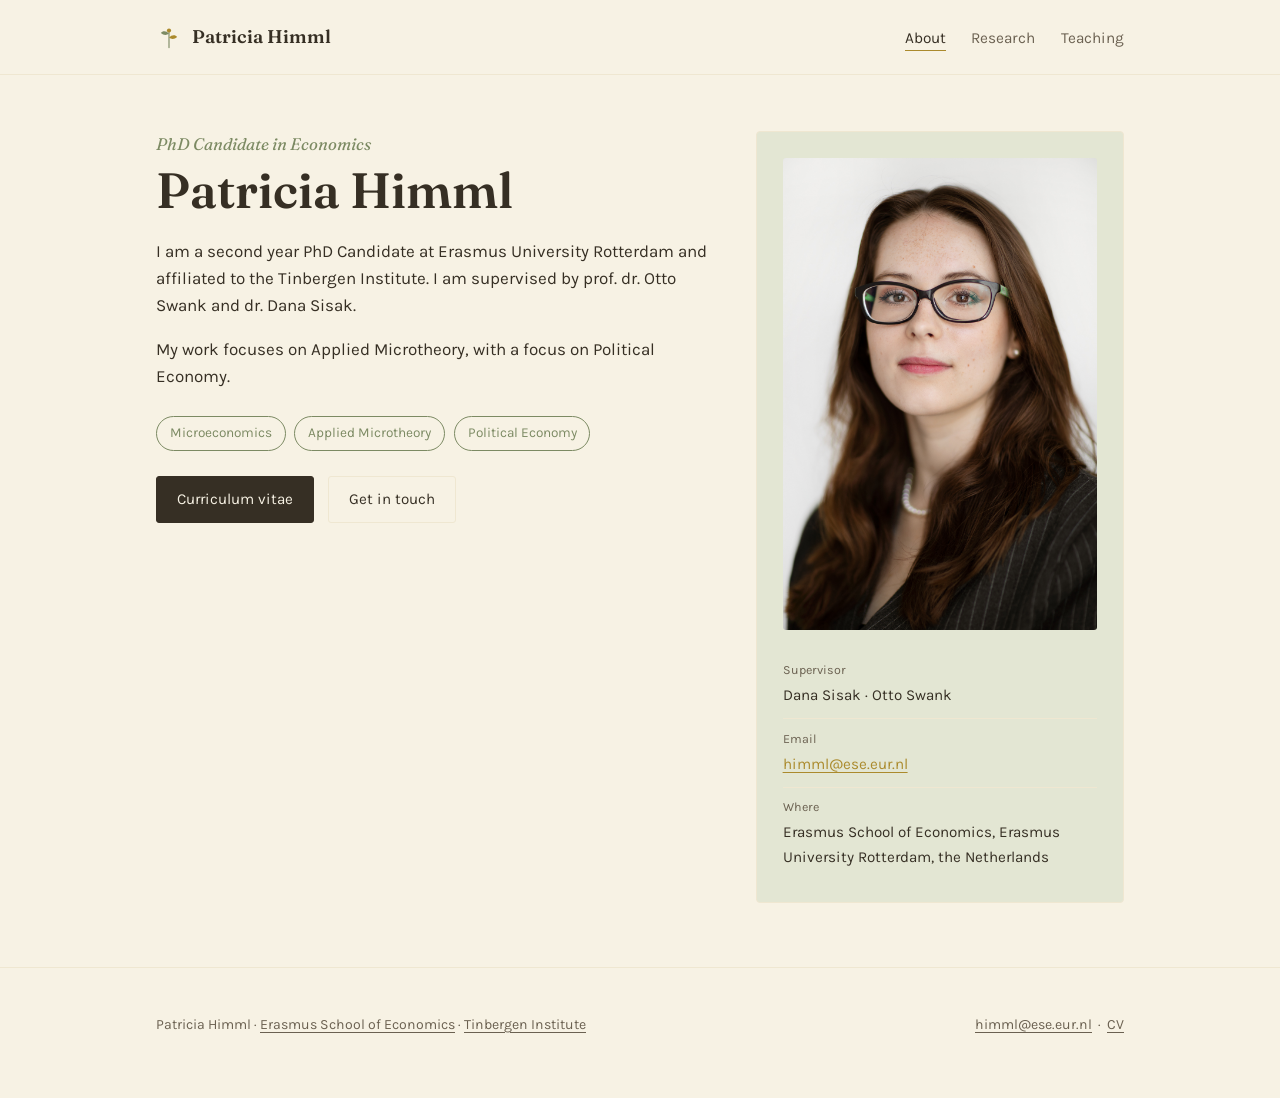
<file: index.html>
<!doctype html>
<html lang="en">
<head>
<meta charset="utf-8">
<meta name="viewport" content="width=device-width, initial-scale=1">
<title>Patricia Himml | PhD Candidate </title>
<meta name="description" content="I am a PhD Candidate in Economics at the Erasmus University Rotterdam and Tinbergen Institute under the supervision of prof. dr. Otto Swank and dr. Dana Sisak. My research focuses on Applied Microtheory with specific focus on Political Economy.">
<meta name="theme-color" content="#f7f2e4">
<link rel="preconnect" href="https://fonts.googleapis.com">
<link rel="preconnect" href="https://fonts.gstatic.com" crossorigin>
<link href="https://fonts.googleapis.com/css2?family=Fraunces:ital,wght@0,500;0,600;1,500&family=Karla:wght@400;500;700&display=swap" rel="stylesheet">
<link rel="stylesheet" href="style.css">
</head>
<body>

<header class="site-header">
  <div class="shell">
    <a class="brand" href="index.html">
      <!-- jasmine sprig mark -->
      <svg viewBox="0 0 32 32" fill="none" xmlns="http://www.w3.org/2000/svg" aria-hidden="true">
        <path d="M16 29V9" stroke="#7C8A63" stroke-width="1.4" stroke-linecap="round"/>
        <path d="M16 12c-3-4-8-4-10-1 3 3 7 3 10 1z" fill="#7C8A63"/>
        <path d="M16 17c3-4 8-4 10-1-3 3-7 3-10 1z" fill="#AB8A2C"/>
        <circle cx="16" cy="8" r="2.6" fill="#AB8A2C"/>
      </svg>
      <span>Patricia Himml</span>
    </a>
    <nav class="primary-nav" aria-label="Primary">
      <ul>
        <li><a href="index.html" aria-current="page">About</a></li>
        <li><a href="research.html">Research</a></li>
        <li><a href="teaching.html">Teaching</a></li>
      </ul>
    </nav>
  </div>
</header>

<main id="main">
  <section class="hero">
    <div class="shell hero-grid">
      <div>
        <p class="eyebrow">PhD Candidate in Economics</p>
        <h1 class="name">Patricia Himml</h1>
        <div class="bio">
          <p>
            I am a second year PhD Candidate at Erasmus University Rotterdam and affiliated to the Tinbergen Institute. 
            I am supervised by prof. dr. Otto Swank and dr. Dana Sisak.
          </p>
          <p>
            My work focuses on Applied Microtheory, with a focus on Political Economy.
          </p>
        </div>

        <ul class="tag-list" aria-label="Interests">
          <li>Microeconomics</li>
          <li>Applied Microtheory</li>
          <li>Political Economy</li>
        </ul>

        <div class="hero-actions">
          <a class="btn btn-primary" href="files/My_CV.pdf">Curriculum vitae</a>
          <a class="btn btn-ghost" href="mailto:himml@ese.eur.nl">Get in touch</a>
        </div>
      </div>

      <aside class="meta-panel" aria-label="Details">
        <img class="avatar" src="images/Himml%20Patricia.jpg" alt="Portrait of Patricia Himml">
        <dl class="meta-list">
          <div>
            <dt>Supervisor</dt>
            <dd>Dana Sisak &middot; Otto Swank</dd>
          </div>
          <div>
            <dt>Email</dt>
            <dd><a href="mailto:himml@ese.eur.nl">himml@ese.eur.nl</a></dd>
          </div>
          <div>
            <dt>Where</dt>
            <dd> Erasmus School of Economics, Erasmus University Rotterdam, the Netherlands</dd>
          </div>
        </dl>
      </aside>
    </div>
  </section>
</main>

<footer class="site-footer">
  <div class="shell">
    <p>Patricia Himml &middot; <a href="https://www.eur.nl/en/ese">Erasmus School of Economics</a> &middot; <a href="https://www.tinbergen.nl/">Tinbergen Institute</a></p>
    <p><a href="mailto:himml@ese.eur.nl">himml@ese.eur.nl</a> &nbsp;&middot;&nbsp; <a href="files/My_CV.pdf">CV</a></p>
  </div>
</footer>

</body>
</html>
</file>
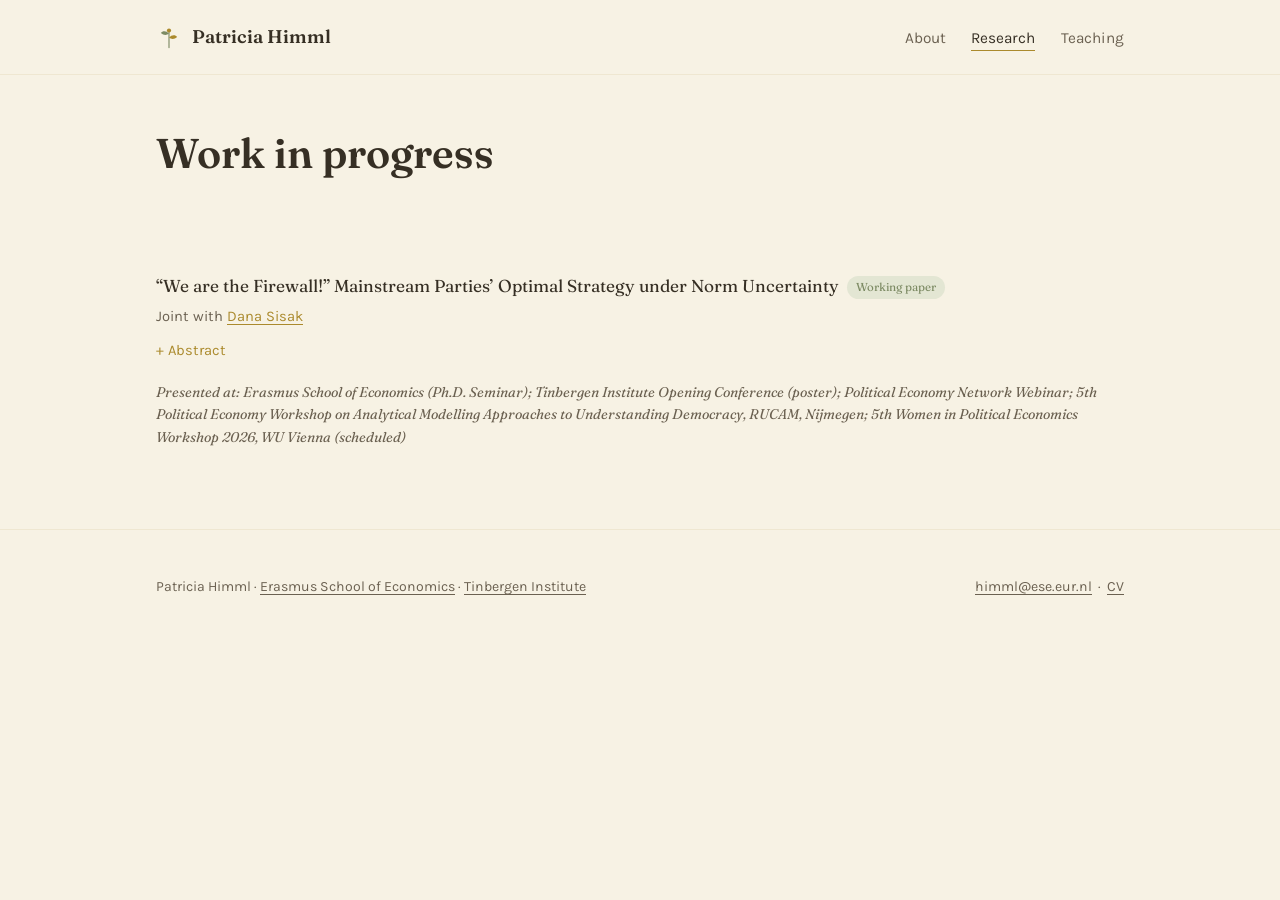
<file: research.html>
<!doctype html>
<html lang="en">
<head>
<meta charset="utf-8">
<meta name="viewport" content="width=device-width, initial-scale=1">
<title>Research | Patricia Himml</title>
<link rel="preconnect" href="https://fonts.googleapis.com">
<link rel="preconnect" href="https://fonts.gstatic.com" crossorigin>
<link href="https://fonts.googleapis.com/css2?family=Fraunces:ital,wght@0,500;0,600;1,500&family=Karla:wght@400;500;700&display=swap" rel="stylesheet">
<link rel="stylesheet" href="style.css">
</head>
<body>

<header class="site-header">
  <div class="shell">
    <a class="brand" href="index.html">
      <svg viewBox="0 0 32 32" fill="none" xmlns="http://www.w3.org/2000/svg" aria-hidden="true">
        <path d="M16 29V9" stroke="#7C8A63" stroke-width="1.4" stroke-linecap="round"/>
        <path d="M16 12c-3-4-8-4-10-1 3 3 7 3 10 1z" fill="#7C8A63"/>
        <path d="M16 17c3-4 8-4 10-1-3 3-7 3-10 1z" fill="#AB8A2C"/>
        <circle cx="16" cy="8" r="2.6" fill="#AB8A2C"/>
      </svg>
      <span>Patricia Himml</span>
    </a>
    <nav class="primary-nav" aria-label="Primary">
      <ul>
        <li><a href="index.html">About</a></li>
        <li><a href="research.html" aria-current="page">Research</a></li>
        <li><a href="teaching.html">Teaching</a></li>
      </ul>
    </nav>
  </div>
</header>

<main id="main">
  <section class="hero" style="padding-bottom: 1rem;">
    <div class="shell">
      <h1 class="name" style="font-size: clamp(1.9rem, 3.4vw, 2.6rem);">Work in progress</h1>
    </div>
  </section>

  <section class="block" style="border-top: none;">
    <div class="shell">
      <ul class="entry-list">
        <li>
  <p class="entry-title">“We are the Firewall!” Mainstream Parties’ Optimal Strategy under Norm Uncertainty<span class="status-pill">Working paper</span></p>
  <p class="entry-joint">Joint with <a href="https://www.danasisak.com/">Dana Sisak</a></p>
  <details class="abstract">
    <summary>Abstract</summary>
    <p class="entry-note">
      Cultural issues have become the dominant battleground in European elections, yet mainstream parties have struggled to respond effectively. While voters increasingly demand stricter positions on immigration, acting on that demand carries a cost - a norm against legitimizing the far right and what it stands for. Voting either for the extreme party itself or for a mainstream party that has converged toward its positions bears the cost of violating this norm, whose strength and prevalence in the electorate are, however, uncertain. We develop a two-period model of electoral competition to address two objectives. First, we show why representation gaps persist: convergence toward the far right is not always optimal, as the decision depends on both the strength of the norm and the party's valence advantage. Second, we characterize why some mainstream parties waver. A mainstream party may sacrifice voter trust to experiment and learn about the norm before the election, with the incentive depending on norm uncertainty and the size of the valence base. When the extreme party becomes a serious competitor, the calculus changes: parties with a stronger valence base, not weaker ones, are drawn into experimentation. Finally, we show that experimentation can reshape the norm distribution. Revealing that the norm is weaker than expected triggers conformity-based norm erosion, making convergence less costly. When the extreme party is the main competitor, revealing that the norm is stronger than expected creates an additional motive of reinforcing the norm to contain the extreme party.
    </p>
  </details>
  <p class="entry-meta presented-at">Presented at: Erasmus School of Economics (Ph.D. Seminar); Tinbergen Institute Opening Conference (poster); Political Economy Network Webinar; 5th Political Economy Workshop on Analytical Modelling Approaches to Understanding Democracy, RUCAM, Nijmegen; 5th Women in Political Economics Workshop 2026, WU Vienna (scheduled)</p>
</li>
      </ul>
    </div>
  </section>
</main>

<footer class="site-footer">
  <div class="shell">
    <p>Patricia Himml &middot; <a href="https://www.eur.nl/en/ese">Erasmus School of Economics</a> &middot; <a href="https://www.tinbergen.nl/">Tinbergen Institute</a></p>
    <p><a href="mailto:himml@ese.eur.nl">himml@ese.eur.nl</a> &nbsp;&middot;&nbsp; <a href="files/My_CV.pdf.txt">CV</a></p>
  </div>
</footer>

</body>
</html>
</file>
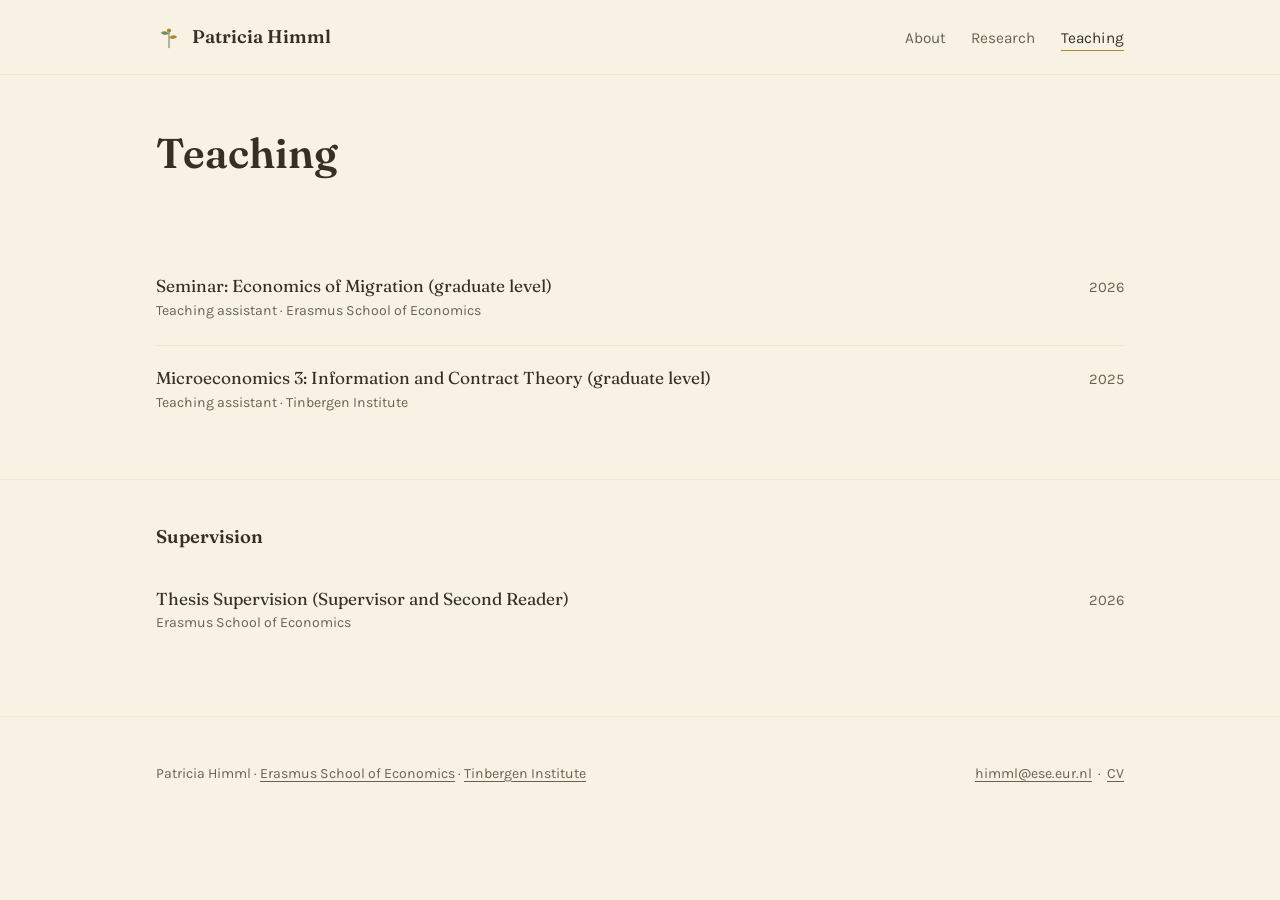
<file: teaching.html>
<!doctype html>
<html lang="en">
<head>
<meta charset="utf-8">
<meta name="viewport" content="width=device-width, initial-scale=1">
<title>Teaching | Patricia Himml</title>
<link rel="preconnect" href="https://fonts.googleapis.com">
<link rel="preconnect" href="https://fonts.gstatic.com" crossorigin>
<link href="https://fonts.googleapis.com/css2?family=Fraunces:ital,wght@0,500;0,600;1,500&family=Karla:wght@400;500;700&display=swap" rel="stylesheet">
<link rel="stylesheet" href="style.css">
</head>
<body>

<header class="site-header">
  <div class="shell">
    <a class="brand" href="index.html">
      <svg viewBox="0 0 32 32" fill="none" xmlns="http://www.w3.org/2000/svg" aria-hidden="true">
        <path d="M16 29V9" stroke="#7C8A63" stroke-width="1.4" stroke-linecap="round"/>
        <path d="M16 12c-3-4-8-4-10-1 3 3 7 3 10 1z" fill="#7C8A63"/>
        <path d="M16 17c3-4 8-4 10-1-3 3-7 3-10 1z" fill="#AB8A2C"/>
        <circle cx="16" cy="8" r="2.6" fill="#AB8A2C"/>
      </svg>
      <span>Patricia Himml</span>
    </a>
    <nav class="primary-nav" aria-label="Primary">
      <ul>
        <li><a href="index.html">About</a></li>
        <li><a href="research.html">Research</a></li>
        <li><a href="teaching.html" aria-current="page">Teaching</a></li>
      </ul>
    </nav>
  </div>
</header>

<main id="main">
  <section class="hero" style="padding-bottom: 1rem;">
    <div class="shell">
      <h1 class="name" style="font-size: clamp(1.9rem, 3.4vw, 2.6rem);">Teaching</h1>
    </div>
  </section>

  <section class="block" style="border-top: none;">
    <div class="shell">
      <ul class="entry-list">
        <li>
          <div class="entry-row">
            <p class="entry-title">Seminar: Economics of Migration (graduate level)</p>
            <span class="entry-year">2026</span>
          </div>
          <p class="entry-meta">Teaching assistant &middot; Erasmus School of Economics</p>
        </li>
        <li>
          <div class="entry-row">
            <p class="entry-title">Microeconomics 3: Information and Contract Theory (graduate level)</p>
            <span class="entry-year">2025</span>
          </div>
          <p class="entry-meta">Teaching assistant &middot; Tinbergen Institute</p>
        </li>
      </ul>
    </div>
  </section>

  <section class="block">
  <div class="shell">
    <h3 class="group-title">Supervision</h3>
    <ul class="entry-list">
      <li>
        <div class="entry-row">
          <p class="entry-title">Thesis Supervision (Supervisor and Second Reader)</p>
          <span class="entry-year">2026</span>
        </div>
        <p class="entry-meta">Erasmus School of Economics</p>
      </li>
    </ul>
  </div>
</section>
</main>

<footer class="site-footer">
  <div class="shell">
    <p>Patricia Himml &middot; <a href="https://www.eur.nl/en/ese">Erasmus School of Economics</a> &middot; <a href="https://www.tinbergen.nl/">Tinbergen Institute</a></p>
    <p><a href="mailto:himml@ese.eur.nl">himml@ese.eur.nl</a> &nbsp;&middot;&nbsp; <a href="files/My_CV.pdf">CV</a></p>
  </div>
</footer>

</body>
</html>
</file>
<file: style.css>
/* ============================================================
   Jasmine tea palette
   ============================================================ */
:root {
  --cream: #f7f2e4;       /* pale jasmine petal — page background */
  --card: #efe7d1;        /* deeper cream — panels, dividers */
  --ink: #362f24;         /* steeped tea, near-black brown — text */
  --ink-soft: #6b6151;    /* faded tea leaf — secondary text */
  --sage: #7c8a63;        /* jasmine leaf green — structure, borders */
  --sage-pale: #e3e6d3;   /* pale leaf tint — subtle backgrounds */
  --gold: #ab8a2c;        /* jasmine blossom gold — the one accent */
  --gold-dim: #ab8a2c33;  /* translucent gold for focus rings */

  --serif: "Fraunces", "Iowan Old Style", Georgia, serif;
  --sans: "Karla", "Helvetica Neue", Arial, sans-serif;

  --measure: 40rem;
}

* { box-sizing: border-box; }

html {
  scroll-behavior: smooth;
}

body {
  margin: 0;
  background: var(--cream);
  color: var(--ink);
  font-family: var(--sans);
  font-size: 17px;
  line-height: 1.6;
  -webkit-font-smoothing: antialiased;
}

a {
  color: var(--gold);
  text-decoration-thickness: 1px;
  text-underline-offset: 3px;
}
a:hover { color: var(--ink); }
a:focus-visible,
button:focus-visible {
  outline: 2px solid var(--gold);
  outline-offset: 3px;
  border-radius: 2px;
}

img { max-width: 100%; display: block; }

/* ============================================================
   Layout shell
   ============================================================ */
.shell {
  max-width: 64rem;
  margin: 0 auto;
  padding: 0 1.75rem;
}

/* ============================================================
   Header / nav — jasmine sprig mark instead of a generic avatar
   ============================================================ */
header.site-header {
  border-bottom: 1px solid var(--card);
}

.site-header .shell {
  display: flex;
  align-items: center;
  justify-content: space-between;
  padding-top: 1.4rem;
  padding-bottom: 1.4rem;
  gap: 1.5rem;
  flex-wrap: wrap;
}

.brand {
  display: flex;
  align-items: center;
  gap: 0.6rem;
  text-decoration: none;
  color: var(--ink);
}

.brand svg { width: 26px; height: 26px; flex-shrink: 0; }
.brand span {
  font-family: var(--serif);
  font-size: 1.15rem;
  font-weight: 600;
}

nav.primary-nav ul {
  list-style: none;
  display: flex;
  gap: 1.6rem;
  margin: 0;
  padding: 0;
}

nav.primary-nav a {
  color: var(--ink-soft);
  text-decoration: none;
  font-size: 0.96rem;
  padding-bottom: 3px;
  border-bottom: 1px solid transparent;
}

nav.primary-nav a:hover,
nav.primary-nav a[aria-current="page"] {
  color: var(--ink);
  border-bottom-color: var(--gold);
}

/* ============================================================
   Hero — asymmetric two-column
   ============================================================ */
.hero {
  padding: 3.5rem 0 3rem;
}

.hero-grid {
  display: grid;
  grid-template-columns: 1.5fr 1fr;
  gap: 3rem;
  align-items: start;
}

.eyebrow {
  font-family: var(--serif);
  font-style: italic;
  color: var(--sage);
  font-size: 1.05rem;
  margin: 0 0 0.35rem;
}

h1.name {
  font-family: var(--serif);
  font-size: clamp(2.2rem, 4vw, 3.1rem);
  font-weight: 600;
  line-height: 1.08;
  margin: 0 0 1.3rem;
  color: var(--ink);
}

.bio {
  max-width: var(--measure);
  color: var(--ink);
}

.bio p { margin: 0 0 1rem; }
.bio strong { color: var(--ink); }

.hero-actions {
  display: flex;
  gap: 0.9rem;
  margin-top: 1.6rem;
  flex-wrap: wrap;
}

.btn {
  display: inline-block;
  padding: 0.65rem 1.25rem;
  border-radius: 3px;
  text-decoration: none;
  font-size: 0.95rem;
  border: 1px solid var(--ink);
}

.btn-primary {
  background: var(--ink);
  color: var(--cream);
}
.btn-primary:hover { background: var(--sage); border-color: var(--sage); color: var(--cream); }

.btn-ghost {
  background: transparent;
  color: var(--ink);
  border-color: var(--card);
}
.btn-ghost:hover { border-color: var(--gold); color: var(--ink); }

/* Meta panel — bordered card, sage hairline, gold rule accent */
.meta-panel {
  background: var(--sage-pale);
  border: 1px solid var(--card);
  border-radius: 4px;
  padding: 1.6rem 1.6rem 1.4rem;
}

.meta-panel .avatar {
  width: 100%;
  height: auto;
  border-radius: 3px;
  margin-bottom: 1.3rem;
}

dl.meta-list {
  margin: 0;
}
dl.meta-list div {
  padding: 0.65rem 0;
  border-top: 1px solid var(--card);
}
dl.meta-list div:first-child { border-top: none; }

dl.meta-list dt {
  font-size: 0.78rem;
  color: var(--ink-soft);
  margin: 0 0 0.15rem;
}
dl.meta-list dd {
  margin: 0;
  font-size: 0.95rem;
  color: var(--ink);
}

/* ============================================================
   Interest tags
   ============================================================ */
ul.tag-list {
  list-style: none;
  display: flex;
  flex-wrap: wrap;
  gap: 0.55rem;
  padding: 0;
  margin: 1.6rem 0 0;
}
ul.tag-list li {
  font-size: 0.85rem;
  padding: 0.35rem 0.8rem;
  border: 1px solid var(--sage);
  border-radius: 999px;
  color: var(--sage);
  background: var(--cream);
}

/* ============================================================
   Section blocks
   ============================================================ */
section.block {
  padding: 2.6rem 0;
  border-top: 1px solid var(--card);
}

.block-header {
  display: flex;
  align-items: baseline;
  justify-content: space-between;
  gap: 1rem;
  margin-bottom: 1.4rem;
}

h2.block-title {
  font-family: var(--serif);
  font-size: 1.5rem;
  font-weight: 600;
  margin: 0;
}

.block-intro {
  color: var(--ink-soft);
  max-width: var(--measure);
  margin: -0.6rem 0 1.4rem;
}

.see-all {
  font-size: 0.9rem;
  white-space: nowrap;
}

/* Entry list — used for research & teaching items */
ul.entry-list {
  list-style: none;
  margin: 0;
  padding: 0;
}

ul.entry-list li {
  padding: 1.1rem 0;
  border-top: 1px solid var(--card);
}
ul.entry-list li:first-child { border-top: none; }

.entry-title {
  font-family: var(--serif);
  font-size: 1.08rem;
  margin: 0 0 0.3rem;
  color: var(--ink);
}
.entry-title a { color: inherit; text-decoration: none; }
.entry-title a:hover { color: var(--gold); }

.entry-row {
  display: flex;
  justify-content: space-between;
  align-items: baseline;
  gap: 1rem;
}
.entry-row .entry-title { margin: 0; }
.entry-year {
  font-size: 0.92rem;
  color: var(--ink-soft);
  white-space: nowrap;
}

h3.group-title {
  font-family: var(--serif);
  font-size: 1.15rem;
  font-weight: 600;
  margin: 0 0 1rem;
}

.entry-meta {
  font-size: 0.88rem;
  color: var(--ink-soft);
  margin: 0 0 0.35rem;
}
.entry-joint {
  font-size: 0.92rem;
  color: var(--ink-soft);
  margin: 0 0 0.7rem;
}

details.abstract {
  margin: 0.4rem 0;
}
details.abstract summary {
  cursor: pointer;
  color: var(--gold);
  font-size: 0.92rem;
  list-style: none;
}
details.abstract summary::-webkit-details-marker {
  display: none;
}
details.abstract summary::before {
  content: "+ ";
}
details.abstract[open] summary::before {
  content: "\2212 ";
}
details.abstract[open] summary {
  margin-bottom: 0.6rem;
}

.presented-at {
  margin-top: 1.1rem;
  font-family: var(--serif);
  font-style: italic;
}

.entry-note {
  font-size: 0.92rem;
  color: var(--ink-soft);
  margin: 0;
}

.status-pill {
  display: inline-block;
  font-size: 0.72rem;
  padding: 0.15rem 0.55rem;
  border-radius: 999px;
  background: var(--sage-pale);
  color: var(--sage);
  margin-left: 0.5rem;
  position: relative;
  top: -1px;
}

/* ============================================================
   Placeholder callouts — visible reminders for the user
   ============================================================ */
.placeholder {
  background: #fff9e8;
  border: 1px dashed var(--gold);
  color: #7a6317;
  font-size: 0.85rem;
  padding: 0.5rem 0.75rem;
  border-radius: 3px;
  margin: 0.5rem 0 0;
}

/* ============================================================
   Footer
   ============================================================ */
footer.site-footer {
  border-top: 1px solid var(--card);
  margin-top: 1rem;
}
footer.site-footer .shell {
  padding: 2rem 1.75rem 3rem;
  display: flex;
  justify-content: space-between;
  align-items: center;
  flex-wrap: wrap;
  gap: 1rem;
  color: var(--ink-soft);
  font-size: 0.88rem;
}
footer.site-footer a { color: var(--ink-soft); }
footer.site-footer a:hover { color: var(--gold); }

/* ============================================================
   Responsive
   ============================================================ */
@media (max-width: 720px) {
  .hero-grid { grid-template-columns: 1fr; }
  .meta-panel { order: -1; max-width: 22rem; }
  nav.primary-nav ul { gap: 1.1rem; flex-wrap: wrap; }
}

@media (prefers-reduced-motion: reduce) {
  html { scroll-behavior: auto; }
}
</file>
